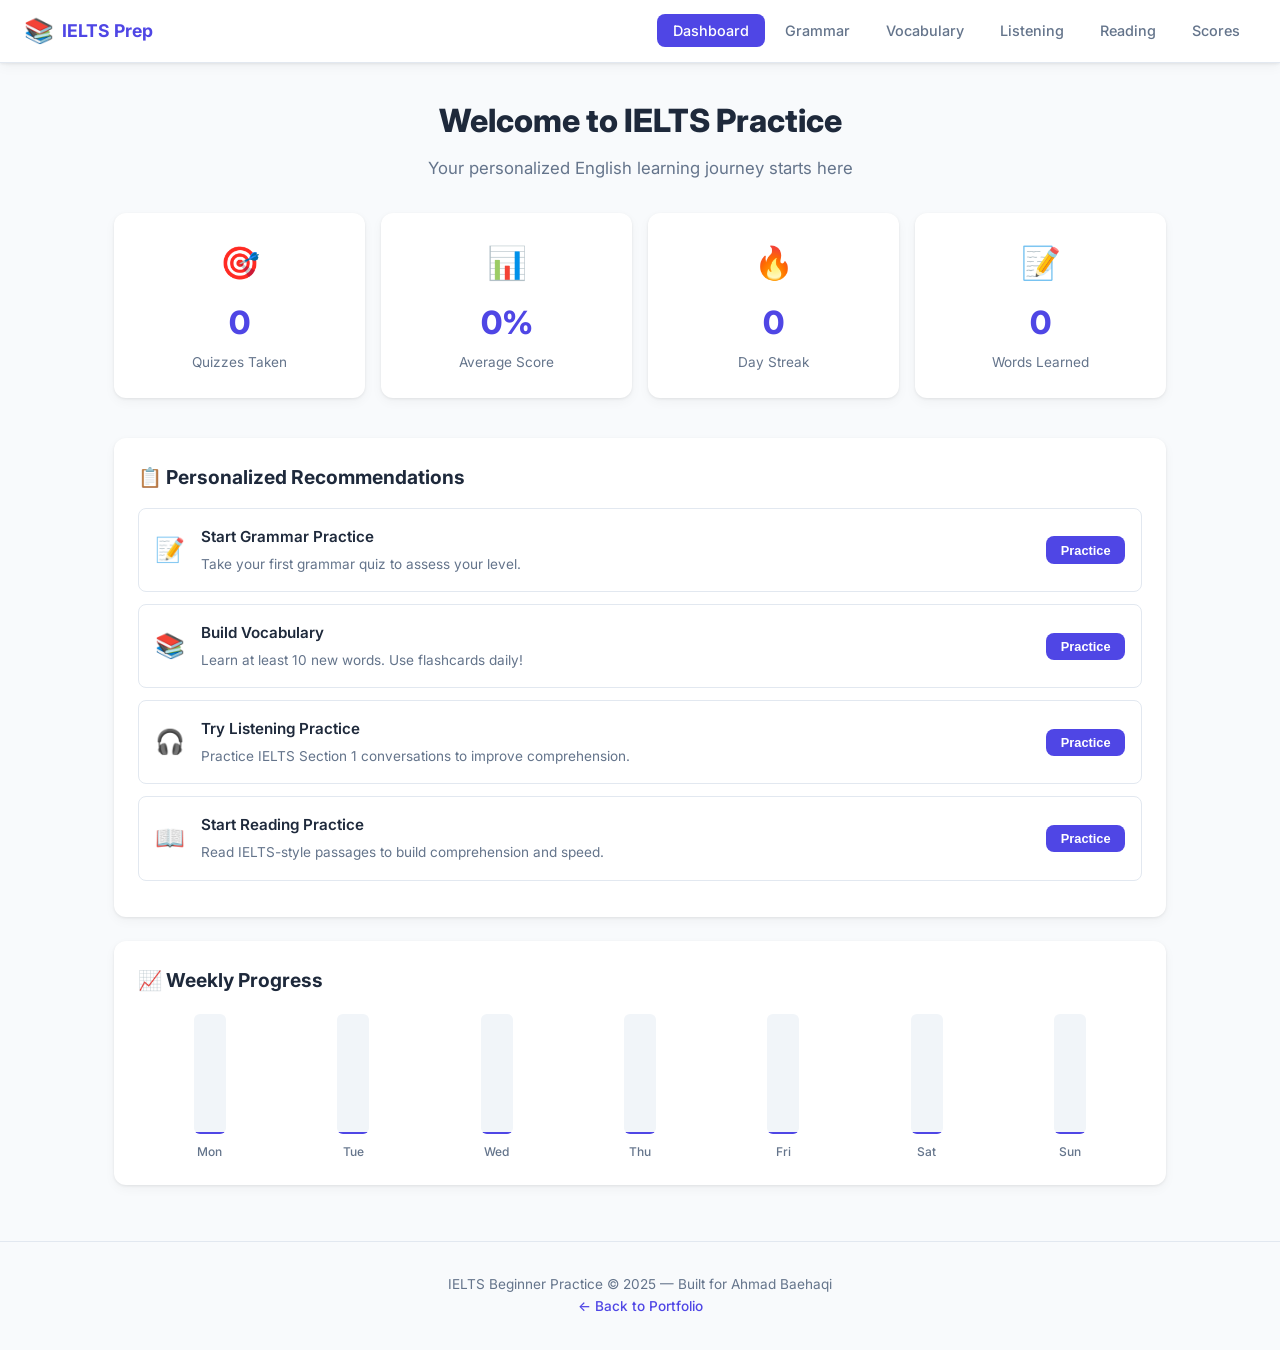
<file: ielts/index.html>
<!DOCTYPE html>
<html lang="en">
<head>
    <meta charset="UTF-8">
    <meta name="viewport" content="width=device-width, initial-scale=1.0">
    <title>IELTS Beginner Practice — Interactive Learning</title>
    <link rel="stylesheet" href="styles.css">
    <link rel="preconnect" href="https://fonts.googleapis.com">
    <link href="https://fonts.googleapis.com/css2?family=Inter:wght@300;400;500;600;700;800&display=swap" rel="stylesheet">
</head>
<body>
    <!-- Navigation -->
    <nav class="main-nav">
        <div class="nav-brand">
            <span class="brand-icon">📚</span>
            <span class="brand-text">IELTS Prep</span>
        </div>
        <button class="nav-toggle" aria-label="Toggle menu">
            <span></span><span></span><span></span>
        </button>
        <ul class="nav-links">
            <li><a href="#" data-section="dashboard" class="active">Dashboard</a></li>
            <li><a href="#" data-section="grammar">Grammar</a></li>
            <li><a href="#" data-section="vocabulary">Vocabulary</a></li>
            <li><a href="#" data-section="listening">Listening</a></li>
            <li><a href="#" data-section="reading">Reading</a></li>
            <li><a href="#" data-section="scores">Scores</a></li>
        </ul>
    </nav>

    <!-- Dashboard Section -->
    <section id="dashboard" class="section active">
        <div class="container">
            <div class="dashboard-header">
                <h1>Welcome to IELTS Practice</h1>
                <p class="subtitle">Your personalized English learning journey starts here</p>
            </div>

            <div class="stats-grid">
                <div class="stat-card">
                    <div class="stat-icon">🎯</div>
                    <div class="stat-value" id="total-quizzes">0</div>
                    <div class="stat-label">Quizzes Taken</div>
                </div>
                <div class="stat-card">
                    <div class="stat-icon">📊</div>
                    <div class="stat-value" id="avg-score">0%</div>
                    <div class="stat-label">Average Score</div>
                </div>
                <div class="stat-card">
                    <div class="stat-icon">🔥</div>
                    <div class="stat-value" id="streak-days">0</div>
                    <div class="stat-label">Day Streak</div>
                </div>
                <div class="stat-card">
                    <div class="stat-icon">📝</div>
                    <div class="stat-value" id="words-learned">0</div>
                    <div class="stat-label">Words Learned</div>
                </div>
            </div>

            <div class="recommendations-section">
                <h2>📋 Personalized Recommendations</h2>
                <div id="recommendations-list" class="recommendations-list">
                    <div class="recommendation-card">
                        <div class="rec-icon">🚀</div>
                        <div class="rec-content">
                            <h3>Get Started!</h3>
                            <p>Take your first grammar quiz to receive personalized recommendations.</p>
                        </div>
                        <button class="btn-primary" onclick="navigateTo('grammar')">Start Now</button>
                    </div>
                </div>
            </div>

            <div class="weekly-progress">
                <h2>📈 Weekly Progress</h2>
                <div class="progress-chart" id="weekly-chart">
                    <div class="chart-bars">
                        <div class="chart-day" data-day="Mon"><div class="bar"><div class="bar-fill" style="height:0%"></div></div><span>Mon</span></div>
                        <div class="chart-day" data-day="Tue"><div class="bar"><div class="bar-fill" style="height:0%"></div></div><span>Tue</span></div>
                        <div class="chart-day" data-day="Wed"><div class="bar"><div class="bar-fill" style="height:0%"></div></div><span>Wed</span></div>
                        <div class="chart-day" data-day="Thu"><div class="bar"><div class="bar-fill" style="height:0%"></div></div><span>Thu</span></div>
                        <div class="chart-day" data-day="Fri"><div class="bar"><div class="bar-fill" style="height:0%"></div></div><span>Fri</span></div>
                        <div class="chart-day" data-day="Sat"><div class="bar"><div class="bar-fill" style="height:0%"></div></div><span>Sat</span></div>
                        <div class="chart-day" data-day="Sun"><div class="bar"><div class="bar-fill" style="height:0%"></div></div><span>Sun</span></div>
                    </div>
                </div>
            </div>
        </div>
    </section>

    <!-- Grammar Section -->
    <section id="grammar" class="section">
        <div class="container">
            <h1>Grammar Practice</h1>
            <p class="subtitle">Master tenses, articles, and prepositions</p>

            <div class="quiz-categories">
                <button class="category-btn active" data-category="tenses">Tenses</button>
                <button class="category-btn" data-category="articles">Articles</button>
                <button class="category-btn" data-category="prepositions">Prepositions</button>
            </div>

            <div class="quiz-container" id="grammar-quiz">
                <div class="quiz-header">
                    <div class="quiz-progress">
                        <span id="grammar-question-num">1</span> / <span id="grammar-total-questions">10</span>
                    </div>
                    <div class="quiz-timer" id="grammar-timer">⏱️ 0:00</div>
                </div>

                <div class="quiz-question" id="grammar-question">
                    <p class="question-text">Select a category above to begin the quiz.</p>
                </div>

                <div class="quiz-options" id="grammar-options"></div>

                <div class="quiz-actions">
                    <button class="btn-secondary" id="grammar-skip" onclick="skipQuestion('grammar')">Skip</button>
                    <button class="btn-primary" id="grammar-next" onclick="nextQuestion('grammar')" disabled>Next</button>
                </div>
            </div>

            <div class="quiz-result hidden" id="grammar-result">
                <div class="result-circle">
                    <span id="grammar-score-display">0%</span>
                </div>
                <h2 id="grammar-result-title">Quiz Complete!</h2>
                <p id="grammar-result-message"></p>
                <div class="result-breakdown" id="grammar-breakdown"></div>
                <button class="btn-primary" onclick="restartQuiz('grammar')">Try Again</button>
            </div>
        </div>
    </section>

    <!-- Vocabulary Section -->
    <section id="vocabulary" class="section">
        <div class="container">
            <h1>Vocabulary Flashcards</h1>
            <p class="subtitle">Build your IELTS word bank</p>

            <div class="vocab-categories">
                <button class="vocab-cat-btn active" data-vocab="academic">Academic</button>
                <button class="vocab-cat-btn" data-vocab="everyday">Everyday</button>
                <button class="vocab-cat-btn" data-vocab="ielts-common">IELTS Common</button>
            </div>

            <div class="flashcard-container">
                <div class="flashcard-progress">
                    <span id="card-current">1</span> / <span id="card-total">0</span>
                </div>

                <div class="flashcard" id="flashcard" onclick="flipCard()">
                    <div class="flashcard-inner">
                        <div class="flashcard-front">
                            <div class="card-word" id="card-word">Click a category to start</div>
                            <div class="card-phonetic" id="card-phonetic"></div>
                            <p class="card-hint">Click to reveal definition</p>
                        </div>
                        <div class="flashcard-back">
                            <div class="card-definition" id="card-definition"></div>
                            <div class="card-example" id="card-example"></div>
                            <div class="card-synonym" id="card-synonym"></div>
                        </div>
                    </div>
                </div>

                <div class="flashcard-controls">
                    <button class="btn-icon btn-hard" onclick="rateCard('hard')" title="Hard - Show again soon">😰</button>
                    <button class="btn-icon btn-prev" onclick="prevCard()" title="Previous">⬅️</button>
                    <button class="btn-icon btn-next" onclick="nextCard()" title="Next">➡️</button>
                    <button class="btn-icon btn-easy" onclick="rateCard('easy')" title="Easy - Got it!">😊</button>
                </div>

                <div class="vocab-stats">
                    <span class="vocab-stat">✅ Learned: <strong id="vocab-learned">0</strong></span>
                    <span class="vocab-stat">🔄 Reviewing: <strong id="vocab-reviewing">0</strong></span>
                    <span class="vocab-stat">📚 Remaining: <strong id="vocab-remaining">0</strong></span>
                </div>
            </div>
        </div>
    </section>

    <!-- Listening Section -->
    <section id="listening" class="section">
        <div class="container">
            <h1>Listening Practice</h1>
            <p class="subtitle">IELTS Section 1 — Conversations</p>

            <div class="listening-scenario" id="listening-scenario">
                <div class="scenario-header">
                    <div class="scenario-badge">Section 1</div>
                    <h2 id="scenario-title">Select a scenario to begin</h2>
                </div>

                <div class="scenario-selector">
                    <button class="scenario-btn" data-scenario="0">🏨 Hotel Booking</button>
                    <button class="scenario-btn" data-scenario="1">🏫 Course Enrollment</button>
                    <button class="scenario-btn" data-scenario="2">🚗 Car Rental</button>
                    <button class="scenario-btn" data-scenario="3">🏥 Doctor Appointment</button>
                    <button class="scenario-btn" data-scenario="4">📦 Delivery Service</button>
                </div>

                <div class="conversation-box hidden" id="conversation-box">
                    <div class="conversation-controls">
                        <button class="btn-primary" id="play-btn" onclick="playConversation()">▶️ Play Conversation</button>
                        <button class="btn-secondary" onclick="showTranscript()">📄 Show Transcript</button>
                        <span class="speed-control">
                            Speed: <button class="speed-btn active" data-speed="slow">Slow</button>
                            <button class="speed-btn" data-speed="normal">Normal</button>
                        </span>
                    </div>

                    <div class="conversation-display" id="conversation-display"></div>

                    <div class="transcript-box hidden" id="transcript-box">
                        <div id="transcript-content"></div>
                    </div>
                </div>

                <div class="listening-questions hidden" id="listening-questions">
                    <h3>Questions</h3>
                    <div id="listening-quiz-container"></div>
                    <button class="btn-primary" onclick="submitListeningAnswers()">Submit Answers</button>
                </div>

                <div class="listening-result hidden" id="listening-result">
                    <div class="result-circle">
                        <span id="listening-score-display">0%</span>
                    </div>
                    <h2>Listening Complete!</h2>
                    <div id="listening-feedback"></div>
                    <button class="btn-primary" onclick="resetListening()">Try Another</button>
                </div>
            </div>
        </div>
    </section>

    <!-- Reading Section -->
    <section id="reading" class="section">
        <div class="container">
            <h1>Reading Practice</h1>
            <p class="subtitle">IELTS-style reading passages</p>

            <div class="reading-selector">
                <button class="reading-btn" data-passage="0">📖 Passage 1: Technology</button>
                <button class="reading-btn" data-passage="1">📖 Passage 2: Environment</button>
                <button class="reading-btn" data-passage="2">📖 Passage 3: Education</button>
            </div>

            <div class="reading-container hidden" id="reading-container">
                <div class="reading-layout">
                    <div class="passage-panel">
                        <div class="passage-header">
                            <h2 id="passage-title"></h2>
                            <span class="reading-time" id="reading-time">⏱️ 0:00</span>
                        </div>
                        <div class="passage-content" id="passage-content"></div>
                    </div>

                    <div class="questions-panel">
                        <h3>Questions</h3>
                        <div id="reading-questions"></div>
                        <button class="btn-primary" onclick="submitReadingAnswers()">Submit Answers</button>
                    </div>
                </div>
            </div>

            <div class="reading-result hidden" id="reading-result">
                <div class="result-circle">
                    <span id="reading-score-display">0%</span>
                </div>
                <h2>Reading Complete!</h2>
                <div id="reading-feedback"></div>
                <button class="btn-primary" onclick="resetReading()">Try Another Passage</button>
            </div>
        </div>
    </section>

    <!-- Scores Section -->
    <section id="scores" class="section">
        <div class="container">
            <h1>Score Tracker</h1>
            <p class="subtitle">Monitor your weekly progress</p>

            <div class="score-overview">
                <div class="score-card-large">
                    <h3>Overall IELTS Estimated Band</h3>
                    <div class="band-score" id="estimated-band">—</div>
                    <p class="band-note">Based on your practice performance</p>
                </div>
            </div>

            <div class="score-details">
                <div class="score-section-card">
                    <h3>📝 Grammar</h3>
                    <div class="score-bar"><div class="score-fill" id="grammar-score-bar" style="width:0%"></div></div>
                    <span class="score-percent" id="grammar-percent">0%</span>
                    <span class="score-count" id="grammar-count">0 quizzes</span>
                </div>
                <div class="score-section-card">
                    <h3>📚 Vocabulary</h3>
                    <div class="score-bar"><div class="score-fill" id="vocab-score-bar" style="width:0%"></div></div>
                    <span class="score-percent" id="vocab-percent">0%</span>
                    <span class="score-count" id="vocab-count">0 words</span>
                </div>
                <div class="score-section-card">
                    <h3>🎧 Listening</h3>
                    <div class="score-bar"><div class="score-fill" id="listening-score-bar" style="width:0%"></div></div>
                    <span class="score-percent" id="listening-percent">0%</span>
                    <span class="score-count" id="listening-count">0 practices</span>
                </div>
                <div class="score-section-card">
                    <h3>📖 Reading</h3>
                    <div class="score-bar"><div class="score-fill" id="reading-score-bar" style="width:0%"></div></div>
                    <span class="score-percent" id="reading-percent">0%</span>
                    <span class="score-count" id="reading-count">0 passages</span>
                </div>
            </div>

            <div class="score-history">
                <h2>Weekly History</h2>
                <div class="history-table-container">
                    <table class="history-table" id="history-table">
                        <thead>
                            <tr>
                                <th>Week</th>
                                <th>Grammar</th>
                                <th>Vocabulary</th>
                                <th>Listening</th>
                                <th>Reading</th>
                                <th>Overall</th>
                            </tr>
                        </thead>
                        <tbody id="history-tbody">
                            <tr><td colspan="6" class="empty-state">No history yet. Start practicing!</td></tr>
                        </tbody>
                    </table>
                </div>
            </div>

            <div class="actions-row">
                <button class="btn-secondary" onclick="exportScores()">📥 Export Data</button>
                <button class="btn-danger" onclick="resetAllData()">🗑️ Reset All Data</button>
            </div>
        </div>
    </section>

    <footer class="main-footer">
        <p>IELTS Beginner Practice &copy; 2025 — Built for Ahmad Baehaqi</p>
        <a href="../index.html" class="back-link">← Back to Portfolio</a>
    </footer>

    <script src="data.js"></script>
    <script src="app.js"></script>
</body>
</html>
</file>
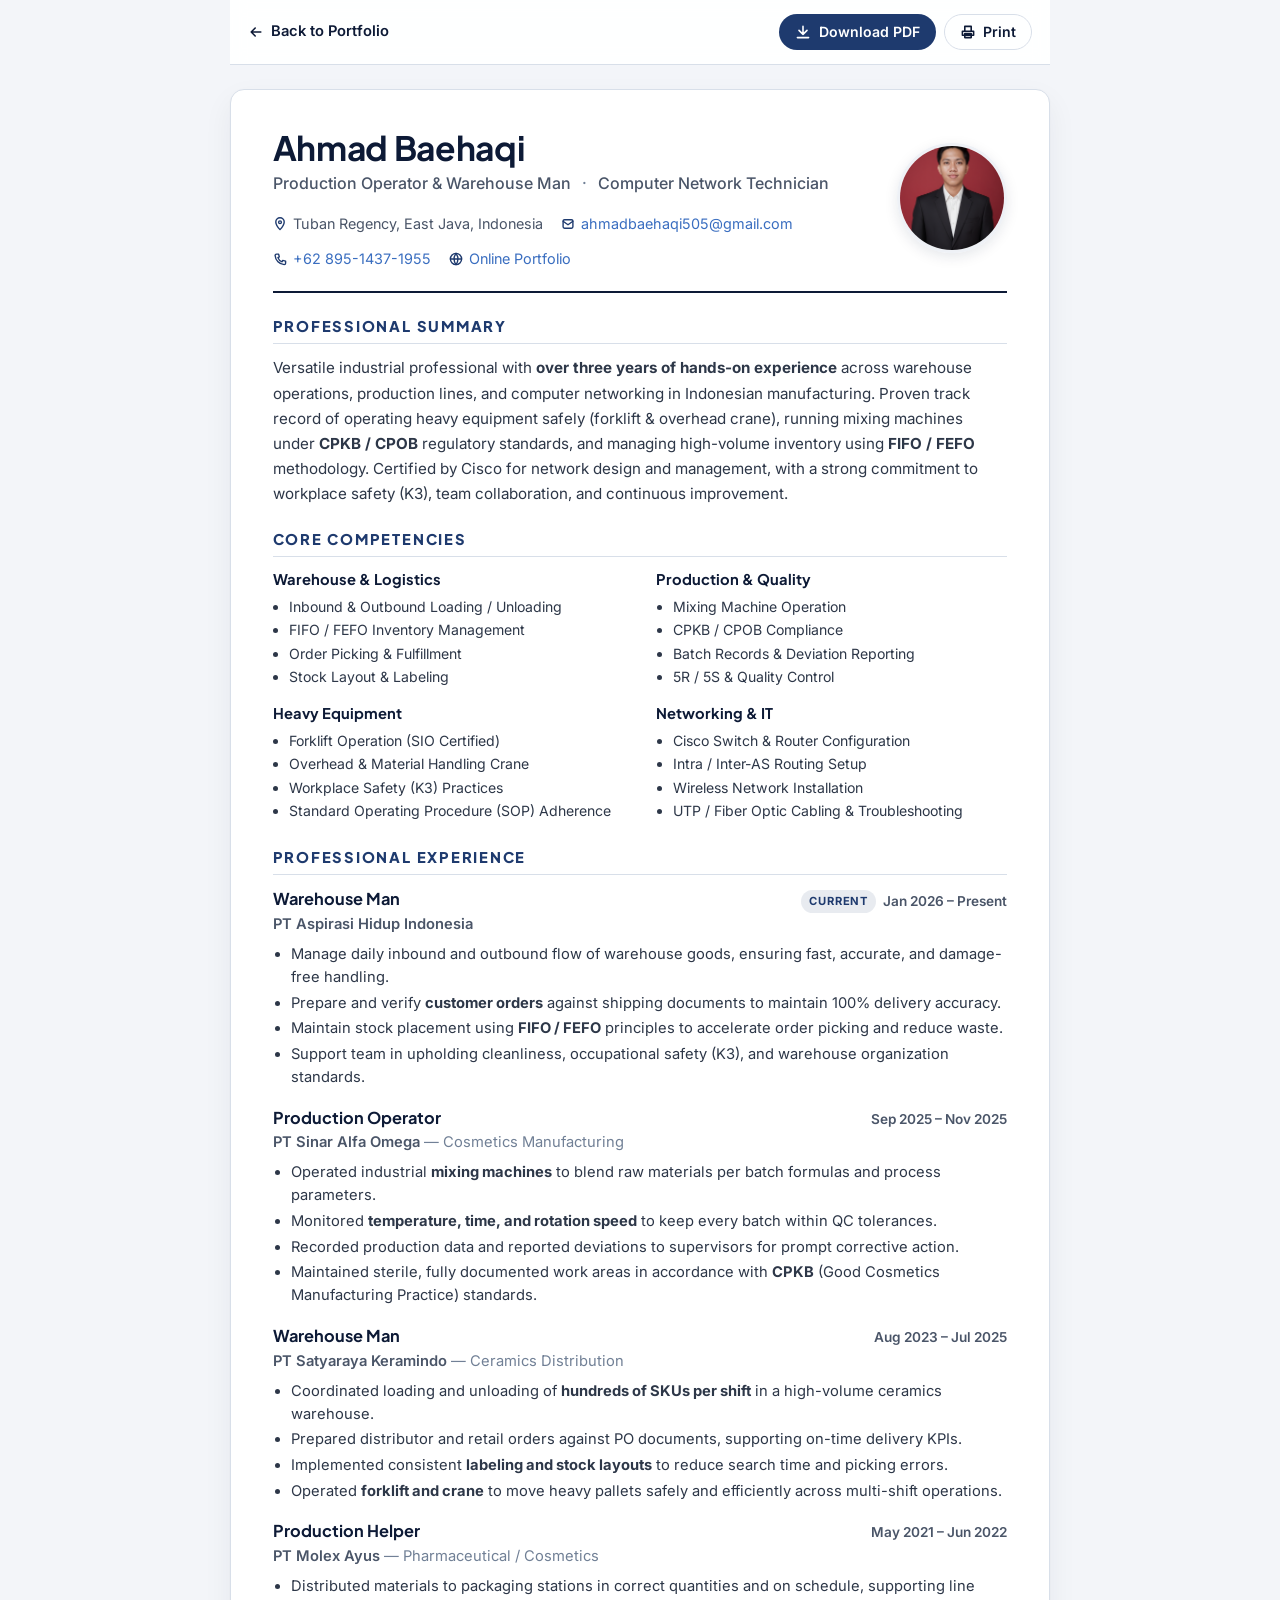
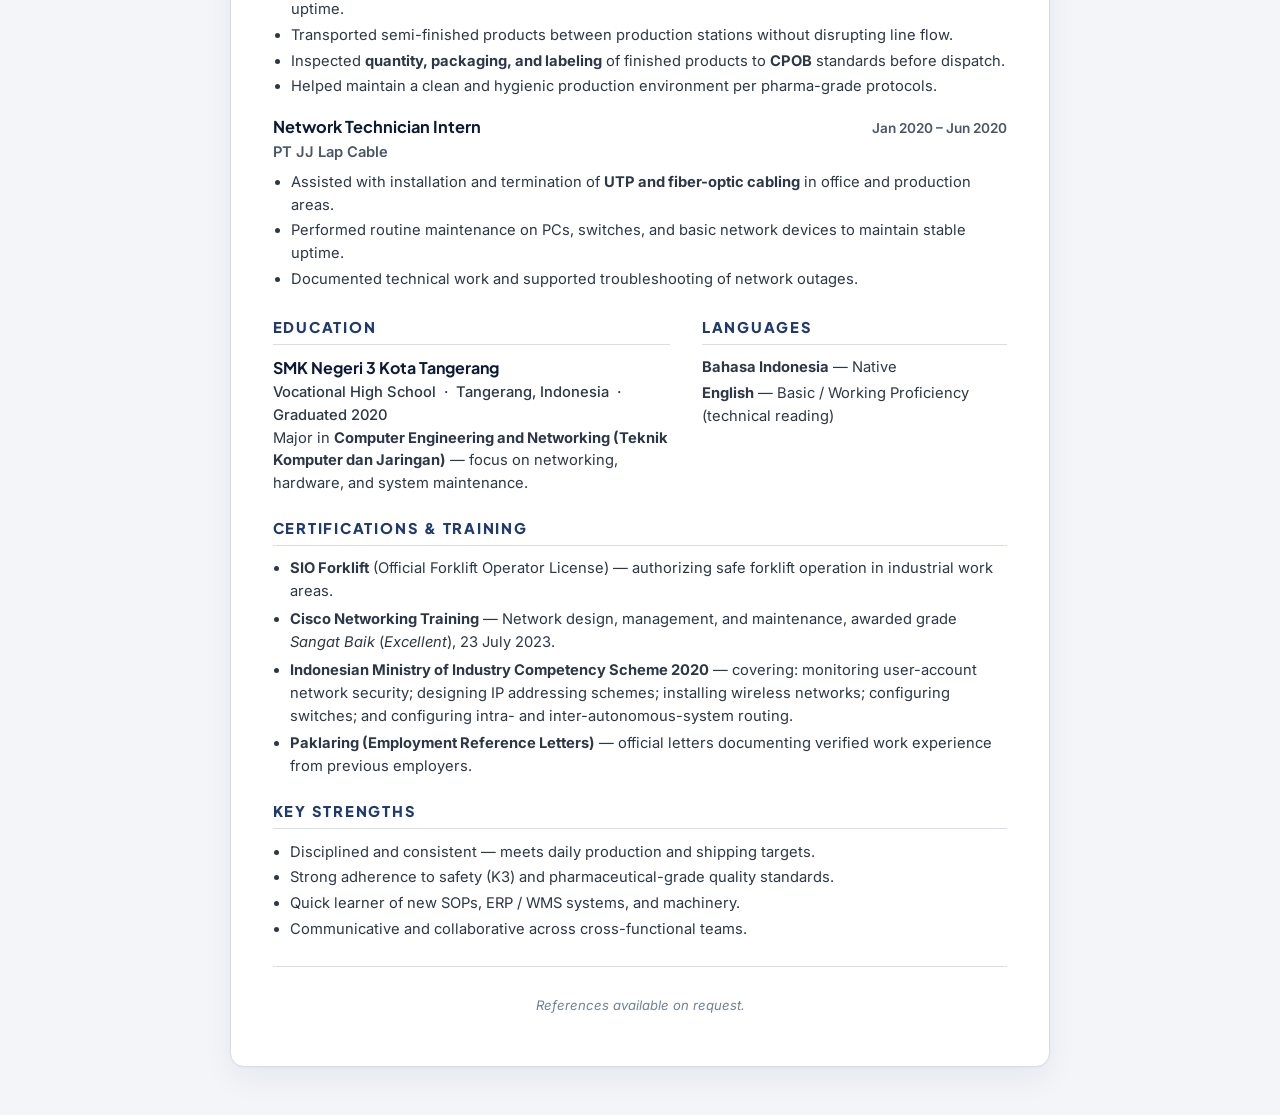
<file: cv.html>
<!DOCTYPE html>
<html lang="en">
<head>
  <meta charset="UTF-8" />
  <meta name="viewport" content="width=device-width, initial-scale=1.0" />
  <meta name="description" content="International CV of Ahmad Baehaqi — Production Operator, Warehouse Man, and Computer Network Technician with 3+ years of experience in Indonesian manufacturing and logistics." />
  <meta name="author" content="Ahmad Baehaqi" />
  <meta name="theme-color" content="#050d1f" />
  <title>Ahmad Baehaqi — Curriculum Vitae</title>

  <meta property="og:title" content="Ahmad Baehaqi — Curriculum Vitae" />
  <meta property="og:description" content="International CV — Production Operator & Warehouse Man | Computer Network Technician (Cisco)." />
  <meta property="og:type" content="profile" />
  <meta property="og:image" content="assets/profile.png" />

  <link rel="preconnect" href="https://fonts.googleapis.com" />
  <link rel="preconnect" href="https://fonts.gstatic.com" crossorigin />
  <link href="https://fonts.googleapis.com/css2?family=Inter:wght@400;500;600;700;800&family=Plus+Jakarta+Sans:wght@600;700;800&display=swap" rel="stylesheet" />

  <link rel="stylesheet" href="cv.css?v=1.0" />
  <link rel="icon" type="image/svg+xml" href="data:image/svg+xml,%3Csvg xmlns='http://www.w3.org/2000/svg' viewBox='0 0 64 64'%3E%3Crect width='64' height='64' rx='14' fill='%233a4c6b'/%3E%3Ctext x='50%25' y='58%25' text-anchor='middle' fill='%23e7c695' font-family='Inter,Arial' font-size='32' font-weight='800'%3EAB%3C/text%3E%3C/svg%3E" />
</head>
<body>
  <!-- Toolbar (hidden on print) -->
  <div class="cv-toolbar no-print" role="toolbar" aria-label="CV actions">
    <a class="tb-link" href="index.html" aria-label="Back to portfolio">
      <svg width="16" height="16" viewBox="0 0 20 20" fill="none" stroke="currentColor" stroke-width="2" stroke-linecap="round" stroke-linejoin="round" aria-hidden="true"><path d="M16 10H4M9 5l-5 5 5 5"/></svg>
      <span>Back to Portfolio</span>
    </a>
    <div class="tb-actions">
      <button type="button" class="tb-btn" id="downloadPdfBtn">
        <svg width="16" height="16" viewBox="0 0 20 20" fill="none" stroke="currentColor" stroke-width="2" stroke-linecap="round" stroke-linejoin="round" aria-hidden="true"><path d="M10 3v10M5 8l5 5 5-5M3 17h14"/></svg>
        <span>Download PDF</span>
      </button>
      <button type="button" class="tb-btn tb-btn-ghost" id="printBtn">
        <svg width="16" height="16" viewBox="0 0 20 20" fill="none" stroke="currentColor" stroke-width="2" stroke-linecap="round" stroke-linejoin="round" aria-hidden="true"><path d="M6 9V3h8v6M6 17h8v-5H6v5zM3 9h14v5H3z"/></svg>
        <span>Print</span>
      </button>
    </div>
  </div>

  <main class="cv-page" id="cv">
    <!-- HEADER -->
    <header class="cv-header">
      <div class="cv-header-text">
        <h1>Ahmad Baehaqi</h1>
        <p class="cv-role">Production Operator &amp; Warehouse Man <span class="sep">·</span> Computer Network Technician</p>
        <ul class="cv-contact" aria-label="Contact information">
          <li>
            <svg viewBox="0 0 20 20" fill="none" stroke="currentColor" stroke-width="2" stroke-linecap="round" stroke-linejoin="round" aria-hidden="true"><path d="M10 18s-6-6.5-6-11a6 6 0 1112 0c0 4.5-6 11-6 11z"/><circle cx="10" cy="7.5" r="2"/></svg>
            <span>Tuban Regency, East Java, Indonesia</span>
          </li>
          <li>
            <svg viewBox="0 0 20 20" fill="none" stroke="currentColor" stroke-width="2" stroke-linecap="round" stroke-linejoin="round" aria-hidden="true"><rect x="3" y="4" width="14" height="12" rx="2"/><path d="M3 6l7 5 7-5"/></svg>
            <a href="mailto:ahmadbaehaqi505@gmail.com">ahmadbaehaqi505@gmail.com</a>
          </li>
          <li>
            <svg viewBox="0 0 20 20" fill="none" stroke="currentColor" stroke-width="2" stroke-linecap="round" stroke-linejoin="round" aria-hidden="true"><path d="M5 3h3l1 4-2 1c1 3 3 5 6 6l1-2 4 1v3a2 2 0 01-2 2A14 14 0 013 5a2 2 0 012-2z"/></svg>
            <a href="tel:+6289514371955">+62 895-1437-1955</a>
          </li>
          <li>
            <svg viewBox="0 0 20 20" fill="none" stroke="currentColor" stroke-width="2" stroke-linecap="round" stroke-linejoin="round" aria-hidden="true"><circle cx="10" cy="10" r="8"/><path d="M2 10h16M10 2a14 14 0 010 16M10 2a14 14 0 000 16"/></svg>
            <a href="index.html">Online Portfolio</a>
          </li>
        </ul>
      </div>
      <div class="cv-header-photo" aria-hidden="true">
        <img src="assets/profile.png" alt="" width="120" height="120" />
      </div>
    </header>

    <!-- SUMMARY -->
    <section class="cv-section">
      <h2 class="cv-section-title">Professional Summary</h2>
      <p class="cv-summary">
        Versatile industrial professional with <strong>over three years of hands-on experience</strong>
        across warehouse operations, production lines, and computer networking in Indonesian
        manufacturing. Proven track record of operating heavy equipment safely (forklift &amp;
        overhead crane), running mixing machines under <strong>CPKB / CPOB</strong> regulatory
        standards, and managing high-volume inventory using <strong>FIFO / FEFO</strong>
        methodology. Certified by Cisco for network design and management, with a strong
        commitment to workplace safety (K3), team collaboration, and continuous improvement.
      </p>
    </section>

    <!-- CORE SKILLS -->
    <section class="cv-section">
      <h2 class="cv-section-title">Core Competencies</h2>
      <div class="cv-skills-grid">
        <div class="cv-skill-group">
          <h3>Warehouse &amp; Logistics</h3>
          <ul>
            <li>Inbound &amp; Outbound Loading / Unloading</li>
            <li>FIFO / FEFO Inventory Management</li>
            <li>Order Picking &amp; Fulfillment</li>
            <li>Stock Layout &amp; Labeling</li>
          </ul>
        </div>
        <div class="cv-skill-group">
          <h3>Production &amp; Quality</h3>
          <ul>
            <li>Mixing Machine Operation</li>
            <li>CPKB / CPOB Compliance</li>
            <li>Batch Records &amp; Deviation Reporting</li>
            <li>5R / 5S &amp; Quality Control</li>
          </ul>
        </div>
        <div class="cv-skill-group">
          <h3>Heavy Equipment</h3>
          <ul>
            <li>Forklift Operation (SIO Certified)</li>
            <li>Overhead &amp; Material Handling Crane</li>
            <li>Workplace Safety (K3) Practices</li>
            <li>Standard Operating Procedure (SOP) Adherence</li>
          </ul>
        </div>
        <div class="cv-skill-group">
          <h3>Networking &amp; IT</h3>
          <ul>
            <li>Cisco Switch &amp; Router Configuration</li>
            <li>Intra / Inter-AS Routing Setup</li>
            <li>Wireless Network Installation</li>
            <li>UTP / Fiber Optic Cabling &amp; Troubleshooting</li>
          </ul>
        </div>
      </div>
    </section>

    <!-- EXPERIENCE -->
    <section class="cv-section">
      <h2 class="cv-section-title">Professional Experience</h2>

      <article class="cv-job">
        <header class="cv-job-head">
          <div>
            <h3>Warehouse Man</h3>
            <p class="cv-company">PT Aspirasi Hidup Indonesia</p>
          </div>
          <p class="cv-period"><span class="cv-period-current">Current</span>Jan 2026 – Present</p>
        </header>
        <ul class="cv-job-points">
          <li>Manage daily inbound and outbound flow of warehouse goods, ensuring fast, accurate, and damage-free handling.</li>
          <li>Prepare and verify <strong>customer orders</strong> against shipping documents to maintain 100% delivery accuracy.</li>
          <li>Maintain stock placement using <strong>FIFO / FEFO</strong> principles to accelerate order picking and reduce waste.</li>
          <li>Support team in upholding cleanliness, occupational safety (K3), and warehouse organization standards.</li>
        </ul>
      </article>

      <article class="cv-job">
        <header class="cv-job-head">
          <div>
            <h3>Production Operator</h3>
            <p class="cv-company">PT Sinar Alfa Omega <span class="cv-company-sub">— Cosmetics Manufacturing</span></p>
          </div>
          <p class="cv-period">Sep 2025 – Nov 2025</p>
        </header>
        <ul class="cv-job-points">
          <li>Operated industrial <strong>mixing machines</strong> to blend raw materials per batch formulas and process parameters.</li>
          <li>Monitored <strong>temperature, time, and rotation speed</strong> to keep every batch within QC tolerances.</li>
          <li>Recorded production data and reported deviations to supervisors for prompt corrective action.</li>
          <li>Maintained sterile, fully documented work areas in accordance with <strong>CPKB</strong> (Good Cosmetics Manufacturing Practice) standards.</li>
        </ul>
      </article>

      <article class="cv-job">
        <header class="cv-job-head">
          <div>
            <h3>Warehouse Man</h3>
            <p class="cv-company">PT Satyaraya Keramindo <span class="cv-company-sub">— Ceramics Distribution</span></p>
          </div>
          <p class="cv-period">Aug 2023 – Jul 2025</p>
        </header>
        <ul class="cv-job-points">
          <li>Coordinated loading and unloading of <strong>hundreds of SKUs per shift</strong> in a high-volume ceramics warehouse.</li>
          <li>Prepared distributor and retail orders against PO documents, supporting on-time delivery KPIs.</li>
          <li>Implemented consistent <strong>labeling and stock layouts</strong> to reduce search time and picking errors.</li>
          <li>Operated <strong>forklift and crane</strong> to move heavy pallets safely and efficiently across multi-shift operations.</li>
        </ul>
      </article>

      <article class="cv-job">
        <header class="cv-job-head">
          <div>
            <h3>Production Helper</h3>
            <p class="cv-company">PT Molex Ayus <span class="cv-company-sub">— Pharmaceutical / Cosmetics</span></p>
          </div>
          <p class="cv-period">May 2021 – Jun 2022</p>
        </header>
        <ul class="cv-job-points">
          <li>Distributed materials to packaging stations in correct quantities and on schedule, supporting line uptime.</li>
          <li>Transported semi-finished products between production stations without disrupting line flow.</li>
          <li>Inspected <strong>quantity, packaging, and labeling</strong> of finished products to <strong>CPOB</strong> standards before dispatch.</li>
          <li>Helped maintain a clean and hygienic production environment per pharma-grade protocols.</li>
        </ul>
      </article>

      <article class="cv-job">
        <header class="cv-job-head">
          <div>
            <h3>Network Technician Intern</h3>
            <p class="cv-company">PT JJ Lap Cable</p>
          </div>
          <p class="cv-period">Jan 2020 – Jun 2020</p>
        </header>
        <ul class="cv-job-points">
          <li>Assisted with installation and termination of <strong>UTP and fiber-optic cabling</strong> in office and production areas.</li>
          <li>Performed routine maintenance on PCs, switches, and basic network devices to maintain stable uptime.</li>
          <li>Documented technical work and supported troubleshooting of network outages.</li>
        </ul>
      </article>
    </section>

    <!-- EDUCATION + CERTIFICATIONS (two columns on print-friendly layout) -->
    <div class="cv-two-col">
      <section class="cv-section cv-col">
        <h2 class="cv-section-title">Education</h2>
        <article class="cv-edu">
          <h3>SMK Negeri 3 Kota Tangerang</h3>
          <p class="cv-edu-meta">Vocational High School &nbsp;·&nbsp; Tangerang, Indonesia &nbsp;·&nbsp; Graduated 2020</p>
          <p>Major in <strong>Computer Engineering and Networking (Teknik Komputer dan Jaringan)</strong> — focus on networking, hardware, and system maintenance.</p>
        </article>
      </section>

      <section class="cv-section cv-col">
        <h2 class="cv-section-title">Languages</h2>
        <ul class="cv-lang-list">
          <li><strong>Bahasa Indonesia</strong> — Native</li>
          <li><strong>English</strong> — Basic / Working Proficiency (technical reading)</li>
        </ul>
      </section>
    </div>

    <!-- CERTIFICATIONS -->
    <section class="cv-section">
      <h2 class="cv-section-title">Certifications &amp; Training</h2>
      <ul class="cv-cert-list">
        <li>
          <strong>SIO Forklift</strong> (Official Forklift Operator License) —
          authorizing safe forklift operation in industrial work areas.
        </li>
        <li>
          <strong>Cisco Networking Training</strong> — Network design, management, and
          maintenance, awarded grade <em>Sangat Baik</em> (<em>Excellent</em>), 23 July 2023.
        </li>
        <li>
          <strong>Indonesian Ministry of Industry Competency Scheme 2020</strong> —
          covering: monitoring user-account network security; designing IP addressing schemes;
          installing wireless networks; configuring switches; and configuring intra- and
          inter-autonomous-system routing.
        </li>
        <li>
          <strong>Paklaring (Employment Reference Letters)</strong> — official letters
          documenting verified work experience from previous employers.
        </li>
      </ul>
    </section>

    <!-- KEY STRENGTHS -->
    <section class="cv-section">
      <h2 class="cv-section-title">Key Strengths</h2>
      <ul class="cv-strengths">
        <li>Disciplined and consistent — meets daily production and shipping targets.</li>
        <li>Strong adherence to safety (K3) and pharmaceutical-grade quality standards.</li>
        <li>Quick learner of new SOPs, ERP / WMS systems, and machinery.</li>
        <li>Communicative and collaborative across cross-functional teams.</li>
      </ul>
    </section>

    <footer class="cv-footer no-print">
      <p>References available on request.</p>
    </footer>
  </main>

  <script>
    document.getElementById('printBtn')?.addEventListener('click', () => window.print());
    document.getElementById('downloadPdfBtn')?.addEventListener('click', () => window.print());
  </script>
</body>
</html>
</file>
<file: ielts/styles.css>
/* ============================================================
   IELTS Beginner Practice — Styles
   ============================================================ */

:root {
    --primary: #4f46e5;
    --primary-light: #818cf8;
    --primary-dark: #3730a3;
    --secondary: #0ea5e9;
    --success: #10b981;
    --warning: #f59e0b;
    --danger: #ef4444;
    --bg: #f8fafc;
    --bg-card: #ffffff;
    --text: #1e293b;
    --text-muted: #64748b;
    --border: #e2e8f0;
    --radius: 12px;
    --radius-sm: 8px;
    --shadow: 0 1px 3px rgba(0,0,0,0.08), 0 4px 12px rgba(0,0,0,0.04);
    --shadow-lg: 0 4px 20px rgba(0,0,0,0.1);
    --transition: 0.3s cubic-bezier(0.4, 0, 0.2, 1);
}

* {
    margin: 0;
    padding: 0;
    box-sizing: border-box;
}

body {
    font-family: 'Inter', -apple-system, BlinkMacSystemFont, sans-serif;
    background: var(--bg);
    color: var(--text);
    line-height: 1.6;
    min-height: 100vh;
}

.container {
    max-width: 1100px;
    margin: 0 auto;
    padding: 2rem 1.5rem;
}

/* ============================================================
   NAVIGATION
   ============================================================ */

.main-nav {
    background: var(--bg-card);
    border-bottom: 1px solid var(--border);
    padding: 0.75rem 1.5rem;
    display: flex;
    align-items: center;
    justify-content: space-between;
    position: sticky;
    top: 0;
    z-index: 100;
    box-shadow: var(--shadow);
}

.nav-brand {
    display: flex;
    align-items: center;
    gap: 0.5rem;
}

.brand-icon {
    font-size: 1.5rem;
}

.brand-text {
    font-weight: 700;
    font-size: 1.1rem;
    color: var(--primary);
}

.nav-links {
    display: flex;
    list-style: none;
    gap: 0.25rem;
}

.nav-links a {
    text-decoration: none;
    color: var(--text-muted);
    padding: 0.5rem 1rem;
    border-radius: var(--radius-sm);
    font-size: 0.9rem;
    font-weight: 500;
    transition: var(--transition);
}

.nav-links a:hover {
    background: #f1f5f9;
    color: var(--primary);
}

.nav-links a.active {
    background: var(--primary);
    color: white;
}

.nav-toggle {
    display: none;
    flex-direction: column;
    gap: 4px;
    background: none;
    border: none;
    cursor: pointer;
    padding: 0.5rem;
}

.nav-toggle span {
    width: 24px;
    height: 2px;
    background: var(--text);
    border-radius: 2px;
    transition: var(--transition);
}

/* ============================================================
   SECTIONS
   ============================================================ */

.section {
    display: none;
    animation: fadeIn 0.3s ease;
}

.section.active {
    display: block;
}

@keyframes fadeIn {
    from { opacity: 0; transform: translateY(10px); }
    to { opacity: 1; transform: translateY(0); }
}

h1 {
    font-size: 2rem;
    font-weight: 800;
    margin-bottom: 0.5rem;
    color: var(--text);
}

.subtitle {
    color: var(--text-muted);
    font-size: 1.05rem;
    margin-bottom: 2rem;
}

/* ============================================================
   DASHBOARD
   ============================================================ */

.dashboard-header {
    text-align: center;
    margin-bottom: 2rem;
}

.stats-grid {
    display: grid;
    grid-template-columns: repeat(auto-fit, minmax(200px, 1fr));
    gap: 1rem;
    margin-bottom: 2.5rem;
}

.stat-card {
    background: var(--bg-card);
    border-radius: var(--radius);
    padding: 1.5rem;
    text-align: center;
    box-shadow: var(--shadow);
    transition: var(--transition);
}

.stat-card:hover {
    transform: translateY(-2px);
    box-shadow: var(--shadow-lg);
}

.stat-icon {
    font-size: 2rem;
    margin-bottom: 0.5rem;
}

.stat-value {
    font-size: 2rem;
    font-weight: 800;
    color: var(--primary);
}

.stat-label {
    font-size: 0.85rem;
    color: var(--text-muted);
    margin-top: 0.25rem;
}

/* Recommendations */

.recommendations-section, .weekly-progress {
    background: var(--bg-card);
    border-radius: var(--radius);
    padding: 1.5rem;
    box-shadow: var(--shadow);
    margin-bottom: 1.5rem;
}

.recommendations-section h2, .weekly-progress h2 {
    font-size: 1.2rem;
    margin-bottom: 1rem;
}

.recommendation-card {
    display: flex;
    align-items: center;
    gap: 1rem;
    padding: 1rem;
    border-radius: var(--radius-sm);
    border: 1px solid var(--border);
    margin-bottom: 0.75rem;
    transition: var(--transition);
}

.recommendation-card:hover {
    border-color: var(--primary-light);
    background: #f8f7ff;
}

.recommendation-card.high {
    border-left: 4px solid var(--danger);
}

.recommendation-card.medium {
    border-left: 4px solid var(--warning);
}

.rec-icon {
    font-size: 1.5rem;
    flex-shrink: 0;
}

.rec-content {
    flex: 1;
}

.rec-content h3 {
    font-size: 0.95rem;
    font-weight: 600;
    margin-bottom: 0.25rem;
}

.rec-content p {
    font-size: 0.85rem;
    color: var(--text-muted);
}

/* Weekly Chart */

.chart-bars {
    display: flex;
    align-items: flex-end;
    justify-content: space-between;
    height: 150px;
    padding-top: 1rem;
}

.chart-day {
    display: flex;
    flex-direction: column;
    align-items: center;
    gap: 0.5rem;
    flex: 1;
}

.chart-day .bar {
    width: 32px;
    height: 120px;
    background: #f1f5f9;
    border-radius: 6px;
    position: relative;
    overflow: hidden;
    display: flex;
    align-items: flex-end;
}

.chart-day .bar-fill {
    width: 100%;
    background: var(--primary);
    border-radius: 6px;
    transition: height 0.5s ease;
    min-height: 2px;
}

.chart-day span {
    font-size: 0.75rem;
    color: var(--text-muted);
    font-weight: 500;
}

/* ============================================================
   BUTTONS
   ============================================================ */

.btn-primary {
    background: var(--primary);
    color: white;
    border: none;
    padding: 0.6rem 1.25rem;
    border-radius: var(--radius-sm);
    font-weight: 600;
    font-size: 0.9rem;
    cursor: pointer;
    transition: var(--transition);
}

.btn-primary:hover {
    background: var(--primary-dark);
    transform: translateY(-1px);
}

.btn-primary:disabled {
    opacity: 0.5;
    cursor: not-allowed;
    transform: none;
}

.btn-primary.btn-sm {
    padding: 0.4rem 0.9rem;
    font-size: 0.8rem;
}

.btn-secondary {
    background: #f1f5f9;
    color: var(--text);
    border: 1px solid var(--border);
    padding: 0.6rem 1.25rem;
    border-radius: var(--radius-sm);
    font-weight: 500;
    font-size: 0.9rem;
    cursor: pointer;
    transition: var(--transition);
}

.btn-secondary:hover {
    background: #e2e8f0;
}

.btn-danger {
    background: #fef2f2;
    color: var(--danger);
    border: 1px solid #fecaca;
    padding: 0.6rem 1.25rem;
    border-radius: var(--radius-sm);
    font-weight: 500;
    font-size: 0.9rem;
    cursor: pointer;
    transition: var(--transition);
}

.btn-danger:hover {
    background: #fee2e2;
}

.btn-icon {
    width: 48px;
    height: 48px;
    border-radius: 50%;
    border: 2px solid var(--border);
    background: var(--bg-card);
    font-size: 1.3rem;
    cursor: pointer;
    transition: var(--transition);
    display: flex;
    align-items: center;
    justify-content: center;
}

.btn-icon:hover {
    transform: scale(1.1);
    box-shadow: var(--shadow);
}

/* ============================================================
   GRAMMAR QUIZ
   ============================================================ */

.quiz-categories, .vocab-categories {
    display: flex;
    gap: 0.5rem;
    margin-bottom: 1.5rem;
    flex-wrap: wrap;
}

.category-btn, .vocab-cat-btn {
    padding: 0.5rem 1.25rem;
    border: 2px solid var(--border);
    border-radius: 2rem;
    background: var(--bg-card);
    font-weight: 500;
    font-size: 0.9rem;
    cursor: pointer;
    transition: var(--transition);
}

.category-btn:hover, .vocab-cat-btn:hover {
    border-color: var(--primary-light);
    color: var(--primary);
}

.category-btn.active, .vocab-cat-btn.active {
    background: var(--primary);
    color: white;
    border-color: var(--primary);
}

.quiz-container {
    background: var(--bg-card);
    border-radius: var(--radius);
    padding: 2rem;
    box-shadow: var(--shadow);
}

.quiz-header {
    display: flex;
    justify-content: space-between;
    align-items: center;
    margin-bottom: 1.5rem;
    padding-bottom: 1rem;
    border-bottom: 1px solid var(--border);
}

.quiz-progress {
    font-weight: 600;
    color: var(--primary);
}

.quiz-timer {
    font-size: 0.9rem;
    color: var(--text-muted);
}

.question-text {
    font-size: 1.2rem;
    font-weight: 600;
    margin-bottom: 1.5rem;
    line-height: 1.5;
}

.quiz-options {
    display: flex;
    flex-direction: column;
    gap: 0.75rem;
    margin-bottom: 1.5rem;
}

.option-btn {
    display: flex;
    align-items: center;
    gap: 0.75rem;
    padding: 1rem 1.25rem;
    border: 2px solid var(--border);
    border-radius: var(--radius-sm);
    background: var(--bg-card);
    cursor: pointer;
    transition: var(--transition);
    text-align: left;
    width: 100%;
    font-size: 1rem;
}

.option-btn:hover:not(:disabled) {
    border-color: var(--primary-light);
    background: #f8f7ff;
}

.option-btn.correct {
    border-color: var(--success);
    background: #ecfdf5;
}

.option-btn.incorrect {
    border-color: var(--danger);
    background: #fef2f2;
}

.option-letter {
    width: 28px;
    height: 28px;
    border-radius: 50%;
    background: #f1f5f9;
    display: flex;
    align-items: center;
    justify-content: center;
    font-weight: 700;
    font-size: 0.8rem;
    flex-shrink: 0;
}

.option-btn.correct .option-letter {
    background: var(--success);
    color: white;
}

.option-btn.incorrect .option-letter {
    background: var(--danger);
    color: white;
}

.explanation {
    margin-top: 1rem;
    padding: 1rem;
    background: #eff6ff;
    border-radius: var(--radius-sm);
    border-left: 4px solid var(--secondary);
    font-size: 0.9rem;
    color: #1e40af;
    animation: fadeIn 0.3s ease;
}

.quiz-actions {
    display: flex;
    justify-content: space-between;
    padding-top: 1rem;
    border-top: 1px solid var(--border);
}

/* Quiz Result */

.quiz-result {
    background: var(--bg-card);
    border-radius: var(--radius);
    padding: 2.5rem;
    text-align: center;
    box-shadow: var(--shadow);
}

.result-circle {
    width: 120px;
    height: 120px;
    border-radius: 50%;
    background: linear-gradient(135deg, var(--primary), var(--secondary));
    display: flex;
    align-items: center;
    justify-content: center;
    margin: 0 auto 1.5rem;
    box-shadow: 0 4px 20px rgba(79, 70, 229, 0.3);
}

.result-circle span {
    font-size: 1.8rem;
    font-weight: 800;
    color: white;
}

.quiz-result h2 {
    font-size: 1.5rem;
    margin-bottom: 0.5rem;
}

.quiz-result p {
    color: var(--text-muted);
    margin-bottom: 1.5rem;
}

.breakdown-stats {
    display: flex;
    justify-content: center;
    gap: 2rem;
    margin-bottom: 1.5rem;
}

.breakdown-item {
    text-align: center;
    font-size: 0.85rem;
    color: var(--text-muted);
}

.breakdown-item span {
    display: block;
    font-size: 1.5rem;
    font-weight: 700;
    margin-bottom: 0.25rem;
}

.correct-count { color: var(--success); }
.incorrect-count { color: var(--danger); }
.time-count { color: var(--secondary); }

/* ============================================================
   FLASHCARDS
   ============================================================ */

.flashcard-container {
    text-align: center;
}

.flashcard-progress {
    margin-bottom: 1rem;
    font-weight: 500;
    color: var(--text-muted);
}

.flashcard {
    width: 100%;
    max-width: 500px;
    height: 300px;
    margin: 0 auto 1.5rem;
    perspective: 1000px;
    cursor: pointer;
}

.flashcard-inner {
    width: 100%;
    height: 100%;
    position: relative;
    transition: transform 0.6s ease;
    transform-style: preserve-3d;
}

.flashcard.flipped .flashcard-inner {
    transform: rotateY(180deg);
}

.flashcard-front, .flashcard-back {
    position: absolute;
    width: 100%;
    height: 100%;
    backface-visibility: hidden;
    border-radius: var(--radius);
    display: flex;
    flex-direction: column;
    align-items: center;
    justify-content: center;
    padding: 2rem;
    box-shadow: var(--shadow-lg);
}

.flashcard-front {
    background: linear-gradient(135deg, #667eea, #764ba2);
    color: white;
}

.flashcard-back {
    background: var(--bg-card);
    transform: rotateY(180deg);
    border: 2px solid var(--border);
}

.card-word {
    font-size: 2rem;
    font-weight: 800;
    margin-bottom: 0.5rem;
}

.card-phonetic {
    font-size: 1rem;
    opacity: 0.8;
    margin-bottom: 1rem;
}

.card-hint {
    font-size: 0.85rem;
    opacity: 0.7;
}

.card-definition {
    font-size: 1.1rem;
    font-weight: 600;
    margin-bottom: 1rem;
    color: var(--text);
}

.card-example {
    font-size: 0.95rem;
    color: var(--text-muted);
    margin-bottom: 0.75rem;
    font-style: italic;
}

.card-synonym {
    font-size: 0.85rem;
    color: var(--primary);
}

.flashcard-controls {
    display: flex;
    justify-content: center;
    gap: 1rem;
    margin-bottom: 1.5rem;
}

.vocab-stats {
    display: flex;
    justify-content: center;
    gap: 2rem;
    font-size: 0.9rem;
    color: var(--text-muted);
}

/* ============================================================
   LISTENING
   ============================================================ */

.scenario-selector {
    display: flex;
    flex-wrap: wrap;
    gap: 0.5rem;
    margin: 1.5rem 0;
}

.scenario-btn {
    padding: 0.6rem 1.2rem;
    border: 2px solid var(--border);
    border-radius: var(--radius-sm);
    background: var(--bg-card);
    font-size: 0.9rem;
    cursor: pointer;
    transition: var(--transition);
}

.scenario-btn:hover {
    border-color: var(--primary-light);
}

.scenario-btn.active {
    background: var(--primary);
    color: white;
    border-color: var(--primary);
}

.scenario-header {
    margin-bottom: 1rem;
}

.scenario-badge {
    display: inline-block;
    background: var(--primary);
    color: white;
    padding: 0.25rem 0.75rem;
    border-radius: 2rem;
    font-size: 0.75rem;
    font-weight: 600;
    margin-bottom: 0.5rem;
}

.conversation-box {
    background: var(--bg-card);
    border-radius: var(--radius);
    padding: 1.5rem;
    box-shadow: var(--shadow);
    margin-bottom: 1.5rem;
}

.conversation-controls {
    display: flex;
    align-items: center;
    gap: 0.75rem;
    margin-bottom: 1rem;
    flex-wrap: wrap;
}

.speed-control {
    font-size: 0.85rem;
    color: var(--text-muted);
    margin-left: auto;
}

.speed-btn {
    padding: 0.25rem 0.6rem;
    border: 1px solid var(--border);
    border-radius: 4px;
    background: var(--bg-card);
    font-size: 0.8rem;
    cursor: pointer;
    transition: var(--transition);
}

.speed-btn.active {
    background: var(--primary);
    color: white;
    border-color: var(--primary);
}

.conversation-display {
    max-height: 350px;
    overflow-y: auto;
    padding: 1rem;
    background: #f8fafc;
    border-radius: var(--radius-sm);
    border: 1px solid var(--border);
}

.conversation-line {
    padding: 0.6rem 0.75rem;
    margin-bottom: 0.5rem;
    border-radius: var(--radius-sm);
    transition: opacity 0.3s ease;
    font-size: 0.95rem;
}

.conversation-line strong {
    color: var(--primary);
}

.transcript-box {
    margin-top: 1rem;
    padding: 1rem;
    background: #eff6ff;
    border-radius: var(--radius-sm);
    border: 1px solid #bfdbfe;
    max-height: 300px;
    overflow-y: auto;
}

.transcript-box p {
    margin-bottom: 0.5rem;
    font-size: 0.9rem;
}

.listening-questions, .listening-result {
    background: var(--bg-card);
    border-radius: var(--radius);
    padding: 1.5rem;
    box-shadow: var(--shadow);
}

.listening-question-item, .reading-question-item {
    margin-bottom: 1.5rem;
    padding-bottom: 1.5rem;
    border-bottom: 1px solid var(--border);
}

.listening-question-item:last-child, .reading-question-item:last-child {
    border-bottom: none;
}

.lq-text, .rq-text {
    font-weight: 600;
    margin-bottom: 0.75rem;
}

.lq-options, .rq-options {
    display: flex;
    flex-direction: column;
    gap: 0.5rem;
}

.lq-option, .rq-option {
    display: flex;
    align-items: center;
    gap: 0.5rem;
    padding: 0.5rem 0.75rem;
    border-radius: var(--radius-sm);
    cursor: pointer;
    transition: var(--transition);
    font-size: 0.95rem;
}

.lq-option:hover, .rq-option:hover {
    background: #f1f5f9;
}

.lq-option input, .rq-option input {
    accent-color: var(--primary);
}

/* ============================================================
   READING
   ============================================================ */

.reading-selector {
    display: flex;
    flex-wrap: wrap;
    gap: 0.75rem;
    margin-bottom: 1.5rem;
}

.reading-btn {
    padding: 0.75rem 1.25rem;
    border: 2px solid var(--border);
    border-radius: var(--radius-sm);
    background: var(--bg-card);
    font-size: 0.9rem;
    cursor: pointer;
    transition: var(--transition);
}

.reading-btn:hover {
    border-color: var(--primary-light);
}

.reading-btn.active {
    background: var(--primary);
    color: white;
    border-color: var(--primary);
}

.reading-container {
    background: var(--bg-card);
    border-radius: var(--radius);
    box-shadow: var(--shadow);
    overflow: hidden;
}

.reading-layout {
    display: grid;
    grid-template-columns: 1fr 1fr;
    gap: 0;
}

.passage-panel {
    padding: 1.5rem;
    border-right: 1px solid var(--border);
    max-height: 600px;
    overflow-y: auto;
}

.passage-header {
    display: flex;
    justify-content: space-between;
    align-items: center;
    margin-bottom: 1rem;
    padding-bottom: 0.75rem;
    border-bottom: 1px solid var(--border);
}

.passage-header h2 {
    font-size: 1.1rem;
}

.reading-time {
    font-size: 0.85rem;
    color: var(--text-muted);
}

.passage-content {
    font-size: 0.95rem;
    line-height: 1.8;
}

.passage-content p {
    margin-bottom: 1rem;
    text-align: justify;
}

.questions-panel {
    padding: 1.5rem;
    max-height: 600px;
    overflow-y: auto;
}

.questions-panel h3 {
    font-size: 1.1rem;
    margin-bottom: 1rem;
    padding-bottom: 0.5rem;
    border-bottom: 1px solid var(--border);
}

/* Reading Result */
.reading-result {
    background: var(--bg-card);
    border-radius: var(--radius);
    padding: 2rem;
    text-align: center;
    box-shadow: var(--shadow);
}

/* ============================================================
   SCORES
   ============================================================ */

.score-overview {
    margin-bottom: 2rem;
}

.score-card-large {
    background: linear-gradient(135deg, var(--primary), var(--secondary));
    color: white;
    border-radius: var(--radius);
    padding: 2rem;
    text-align: center;
    box-shadow: var(--shadow-lg);
}

.score-card-large h3 {
    font-size: 1rem;
    opacity: 0.9;
    margin-bottom: 0.5rem;
}

.band-score {
    font-size: 3.5rem;
    font-weight: 800;
}

.band-note {
    font-size: 0.85rem;
    opacity: 0.8;
    margin-top: 0.5rem;
}

.score-details {
    display: grid;
    grid-template-columns: repeat(auto-fit, minmax(240px, 1fr));
    gap: 1rem;
    margin-bottom: 2rem;
}

.score-section-card {
    background: var(--bg-card);
    border-radius: var(--radius);
    padding: 1.25rem;
    box-shadow: var(--shadow);
}

.score-section-card h3 {
    font-size: 0.95rem;
    margin-bottom: 0.75rem;
}

.score-bar {
    height: 8px;
    background: #f1f5f9;
    border-radius: 4px;
    overflow: hidden;
    margin-bottom: 0.5rem;
}

.score-fill {
    height: 100%;
    background: var(--primary);
    border-radius: 4px;
    transition: width 0.5s ease;
}

.score-percent {
    font-weight: 700;
    font-size: 1.1rem;
    color: var(--primary);
}

.score-count {
    float: right;
    font-size: 0.8rem;
    color: var(--text-muted);
    margin-top: 0.2rem;
}

/* History Table */
.score-history {
    background: var(--bg-card);
    border-radius: var(--radius);
    padding: 1.5rem;
    box-shadow: var(--shadow);
    margin-bottom: 1.5rem;
}

.score-history h2 {
    font-size: 1.2rem;
    margin-bottom: 1rem;
}

.history-table-container {
    overflow-x: auto;
}

.history-table {
    width: 100%;
    border-collapse: collapse;
    font-size: 0.9rem;
}

.history-table th {
    background: #f8fafc;
    padding: 0.75rem 1rem;
    text-align: left;
    font-weight: 600;
    border-bottom: 2px solid var(--border);
}

.history-table td {
    padding: 0.75rem 1rem;
    border-bottom: 1px solid var(--border);
}

.empty-state {
    text-align: center;
    color: var(--text-muted);
    padding: 2rem !important;
}

.actions-row {
    display: flex;
    gap: 1rem;
    justify-content: center;
}

/* ============================================================
   FEEDBACK
   ============================================================ */

.feedback-details {
    margin-top: 1rem;
    text-align: left;
}

.feedback-item {
    display: flex;
    align-items: flex-start;
    gap: 0.5rem;
    padding: 0.5rem 0.75rem;
    border-radius: var(--radius-sm);
    margin-bottom: 0.5rem;
    font-size: 0.9rem;
}

.feedback-item.correct {
    background: #ecfdf5;
}

.feedback-item.incorrect {
    background: #fef2f2;
}

.feedback-item span:first-child {
    font-weight: 700;
    flex-shrink: 0;
}

.feedback-item .answer-text {
    font-size: 0.8rem;
    color: var(--text-muted);
    display: block;
    margin-top: 0.25rem;
}

/* ============================================================
   FOOTER
   ============================================================ */

.main-footer {
    text-align: center;
    padding: 2rem;
    border-top: 1px solid var(--border);
    color: var(--text-muted);
    font-size: 0.85rem;
}

.back-link {
    color: var(--primary);
    text-decoration: none;
    font-weight: 500;
}

.back-link:hover {
    text-decoration: underline;
}

/* ============================================================
   UTILITY
   ============================================================ */

.hidden {
    display: none !important;
}

/* ============================================================
   RESPONSIVE
   ============================================================ */

@media (max-width: 768px) {
    .nav-toggle {
        display: flex;
    }

    .nav-links {
        display: none;
        position: absolute;
        top: 100%;
        left: 0;
        right: 0;
        background: var(--bg-card);
        flex-direction: column;
        padding: 1rem;
        border-bottom: 1px solid var(--border);
        box-shadow: var(--shadow);
    }

    .nav-links.open {
        display: flex;
    }

    .nav-links a {
        padding: 0.75rem;
    }

    h1 {
        font-size: 1.5rem;
    }

    .reading-layout {
        grid-template-columns: 1fr;
    }

    .passage-panel {
        border-right: none;
        border-bottom: 1px solid var(--border);
        max-height: 350px;
    }

    .flashcard {
        height: 250px;
    }

    .card-word {
        font-size: 1.5rem;
    }

    .stats-grid {
        grid-template-columns: repeat(2, 1fr);
    }

    .score-details {
        grid-template-columns: 1fr;
    }

    .breakdown-stats {
        gap: 1rem;
    }

    .vocab-stats {
        flex-direction: column;
        gap: 0.5rem;
    }

    .actions-row {
        flex-direction: column;
    }

    .conversation-controls {
        flex-direction: column;
        align-items: flex-start;
    }

    .speed-control {
        margin-left: 0;
    }
}

@media (max-width: 480px) {
    .container {
        padding: 1rem;
    }

    .stats-grid {
        grid-template-columns: 1fr 1fr;
        gap: 0.75rem;
    }

    .stat-card {
        padding: 1rem;
    }

    .stat-value {
        font-size: 1.5rem;
    }

    .quiz-container {
        padding: 1.25rem;
    }

    .question-text {
        font-size: 1rem;
    }

    .option-btn {
        padding: 0.75rem;
        font-size: 0.9rem;
    }

    .scenario-selector {
        flex-direction: column;
    }

    .reading-selector {
        flex-direction: column;
    }
}
</file>
<file: cv.css>
/* =========================================================
   Ahmad Baehaqi — International CV
   Clean, ATS-friendly, and print-to-PDF ready (A4).
   ========================================================= */

:root {
  --cv-ink:        #0d1a36;
  --cv-ink-soft:   #1a2a4d;
  --cv-text:       #2d3748;
  --cv-text-soft:  #4a5568;
  --cv-muted:      #718096;
  --cv-rule:       #d8dfe9;
  --cv-rule-soft:  #eef1f6;
  --cv-accent:     #1e3a6e;
  --cv-accent-2:   #3a6ec0;
  --cv-bg:         #f3f5f9;
  --cv-paper:      #ffffff;

  --cv-font:       'Inter', system-ui, -apple-system, 'Segoe UI', Roboto, Arial, sans-serif;
  --cv-font-h:     'Plus Jakarta Sans', var(--cv-font);

  --cv-page-width: 820px;
  --cv-radius:     14px;
}

*, *::before, *::after { box-sizing: border-box; }

html { scroll-behavior: smooth; }

body {
  margin: 0;
  font-family: var(--cv-font);
  font-size: 14.5px;
  line-height: 1.55;
  color: var(--cv-text);
  background: var(--cv-bg);
  -webkit-font-smoothing: antialiased;
  -moz-osx-font-smoothing: grayscale;
}

a {
  color: var(--cv-accent-2);
  text-decoration: none;
}
a:hover { text-decoration: underline; }

ul { margin: 0; padding-left: 1.1rem; }
li { margin: 0.18rem 0; }

/* ------------------- Toolbar (screen only) ------------------- */
.cv-toolbar {
  position: sticky;
  top: 0;
  z-index: 20;
  display: flex;
  align-items: center;
  justify-content: space-between;
  gap: 1rem;
  max-width: var(--cv-page-width);
  margin: 0 auto;
  padding: 0.85rem 1.1rem;
  background: rgba(255, 255, 255, 0.92);
  backdrop-filter: blur(8px);
  border-bottom: 1px solid var(--cv-rule);
}

.tb-link {
  display: inline-flex;
  align-items: center;
  gap: 0.45rem;
  font-weight: 600;
  color: var(--cv-ink);
  font-size: 0.92rem;
}
.tb-link:hover { color: var(--cv-accent-2); text-decoration: none; }

.tb-actions {
  display: inline-flex;
  gap: 0.5rem;
}

.tb-btn {
  display: inline-flex;
  align-items: center;
  gap: 0.45rem;
  padding: 0.55rem 0.95rem;
  border-radius: 999px;
  border: 1px solid transparent;
  background: var(--cv-accent);
  color: #fff;
  font-family: inherit;
  font-weight: 600;
  font-size: 0.88rem;
  cursor: pointer;
  transition: transform 0.18s ease, background 0.18s ease, color 0.18s ease;
}
.tb-btn:hover { background: var(--cv-accent-2); transform: translateY(-1px); }

.tb-btn-ghost {
  background: transparent;
  color: var(--cv-ink);
  border-color: var(--cv-rule);
}
.tb-btn-ghost:hover {
  background: var(--cv-rule-soft);
  color: var(--cv-ink);
  transform: translateY(-1px);
}

/* ------------------- Page ------------------- */
.cv-page {
  max-width: var(--cv-page-width);
  margin: 1.5rem auto 3rem;
  padding: 2.4rem 2.6rem;
  background: var(--cv-paper);
  border: 1px solid var(--cv-rule);
  border-radius: var(--cv-radius);
  box-shadow:
    0 1px 2px rgba(13, 26, 54, 0.04),
    0 12px 30px rgba(13, 26, 54, 0.06);
  color: var(--cv-text);
}

/* ------------------- Header ------------------- */
.cv-header {
  display: grid;
  grid-template-columns: 1fr auto;
  gap: 1.5rem;
  align-items: center;
  padding-bottom: 1.1rem;
  border-bottom: 2px solid var(--cv-ink);
}

.cv-header h1 {
  font-family: var(--cv-font-h);
  font-size: 2.1rem;
  line-height: 1.15;
  margin: 0 0 0.25rem;
  color: var(--cv-ink);
  letter-spacing: -0.01em;
}

.cv-role {
  margin: 0 0 0.9rem;
  color: var(--cv-text-soft);
  font-weight: 500;
  font-size: 1rem;
}
.cv-role .sep {
  margin: 0 0.45rem;
  color: var(--cv-muted);
}

.cv-contact {
  list-style: none;
  margin: 0;
  padding: 0;
  display: flex;
  flex-wrap: wrap;
  gap: 0.45rem 1.1rem;
  font-size: 0.9rem;
  color: var(--cv-text-soft);
}
.cv-contact li {
  display: inline-flex;
  align-items: center;
  gap: 0.4rem;
}
.cv-contact svg {
  width: 14px;
  height: 14px;
  color: var(--cv-accent);
  flex-shrink: 0;
}

.cv-header-photo img {
  width: 110px;
  height: 110px;
  border-radius: 50%;
  object-fit: cover;
  border: 3px solid var(--cv-rule-soft);
  box-shadow: 0 4px 14px rgba(13, 26, 54, 0.10);
}

/* ------------------- Sections ------------------- */
.cv-section {
  margin-top: 1.4rem;
}

.cv-section-title {
  font-family: var(--cv-font-h);
  font-size: 0.92rem;
  font-weight: 800;
  text-transform: uppercase;
  letter-spacing: 0.12em;
  color: var(--cv-accent);
  margin: 0 0 0.7rem;
  padding-bottom: 0.32rem;
  border-bottom: 1px solid var(--cv-rule);
}

.cv-summary {
  margin: 0;
  font-size: 0.95rem;
  line-height: 1.65;
  color: var(--cv-text);
}

/* ------------------- Skills grid ------------------- */
.cv-skills-grid {
  display: grid;
  grid-template-columns: 1fr 1fr;
  gap: 0.8rem 2rem;
}

.cv-skill-group h3 {
  font-family: var(--cv-font-h);
  font-size: 0.92rem;
  font-weight: 700;
  margin: 0 0 0.3rem;
  color: var(--cv-ink);
}
.cv-skill-group ul {
  font-size: 0.88rem;
  color: var(--cv-text);
  padding-left: 1.05rem;
}
.cv-skill-group li { margin: 0.1rem 0; }

/* ------------------- Experience ------------------- */
.cv-job {
  margin-bottom: 1rem;
}
.cv-job:last-child { margin-bottom: 0; }

.cv-job-head {
  display: flex;
  flex-wrap: wrap;
  gap: 0.4rem 1rem;
  align-items: baseline;
  justify-content: space-between;
}

.cv-job-head h3 {
  font-family: var(--cv-font-h);
  font-size: 1.02rem;
  font-weight: 700;
  margin: 0;
  color: var(--cv-ink);
}

.cv-company {
  margin: 0.1rem 0 0;
  font-size: 0.92rem;
  color: var(--cv-text-soft);
  font-weight: 600;
}
.cv-company-sub {
  font-weight: 400;
  color: var(--cv-muted);
}

.cv-period {
  display: inline-flex;
  align-items: center;
  gap: 0.45rem;
  margin: 0;
  font-size: 0.85rem;
  font-weight: 600;
  color: var(--cv-text-soft);
  white-space: nowrap;
}

.cv-period-current {
  display: inline-block;
  font-size: 0.7rem;
  font-weight: 700;
  letter-spacing: 0.08em;
  text-transform: uppercase;
  padding: 0.18rem 0.5rem;
  border-radius: 999px;
  background: rgba(30, 58, 110, 0.10);
  color: var(--cv-accent);
}

.cv-job-points {
  margin: 0.45rem 0 0;
  padding-left: 1.15rem;
  font-size: 0.92rem;
  color: var(--cv-text);
}
.cv-job-points li { margin: 0.18rem 0; }

/* ------------------- Two-column block ------------------- */
.cv-two-col {
  display: grid;
  grid-template-columns: 1.3fr 1fr;
  gap: 0 2rem;
}
.cv-col { margin-top: 1.4rem; }

/* ------------------- Education ------------------- */
.cv-edu h3 {
  font-family: var(--cv-font-h);
  font-size: 1rem;
  font-weight: 700;
  margin: 0;
  color: var(--cv-ink);
}
.cv-edu-meta {
  margin: 0.15rem 0 0.35rem;
  font-size: 0.85rem;
  color: var(--cv-muted);
  font-weight: 500;
}
.cv-edu p {
  margin: 0;
  font-size: 0.92rem;
  color: var(--cv-text);
}

/* ------------------- Languages ------------------- */
.cv-lang-list {
  list-style: none;
  margin: 0;
  padding: 0;
  font-size: 0.92rem;
  color: var(--cv-text);
}
.cv-lang-list li { margin: 0.18rem 0; }

/* ------------------- Certifications ------------------- */
.cv-cert-list {
  font-size: 0.92rem;
  color: var(--cv-text);
  padding-left: 1.1rem;
}
.cv-cert-list li { margin: 0.32rem 0; }

/* ------------------- Strengths ------------------- */
.cv-strengths {
  font-size: 0.92rem;
  color: var(--cv-text);
  padding-left: 1.1rem;
}
.cv-strengths li { margin: 0.18rem 0; }

/* ------------------- Footer ------------------- */
.cv-footer {
  margin-top: 1.6rem;
  padding-top: 0.9rem;
  border-top: 1px solid var(--cv-rule);
  text-align: center;
  font-size: 0.82rem;
  color: var(--cv-muted);
  font-style: italic;
}

/* ------------------- Responsive ------------------- */
@media (max-width: 640px) {
  .cv-page {
    margin: 1rem auto 2rem;
    padding: 1.6rem 1.3rem;
    border-radius: 10px;
  }
  .cv-header {
    grid-template-columns: 1fr;
    text-align: center;
  }
  .cv-header h1 { font-size: 1.7rem; }
  .cv-contact { justify-content: center; }
  .cv-header-photo { order: -1; justify-self: center; }
  .cv-header-photo img { width: 96px; height: 96px; }

  .cv-skills-grid,
  .cv-two-col {
    grid-template-columns: 1fr;
    gap: 0.8rem;
  }
  .cv-job-head { flex-direction: column; align-items: flex-start; }
  .cv-period { font-size: 0.82rem; }

  .cv-toolbar {
    flex-wrap: wrap;
    justify-content: center;
    gap: 0.6rem;
    padding: 0.7rem 0.9rem;
  }
}

/* ------------------- Print (PDF) styles ------------------- */
@page {
  size: A4;
  margin: 12mm 12mm;
}

@media print {
  html, body {
    background: #fff !important;
    color: #000;
    font-size: 10pt;
    line-height: 1.38;
  }

  .no-print { display: none !important; }

  .cv-page {
    max-width: none;
    margin: 0;
    padding: 0;
    border: 0;
    border-radius: 0;
    box-shadow: none;
    background: #fff;
    color: #000;
  }

  a {
    color: #000;
    text-decoration: none;
  }

  /* Force two-column layouts even at narrow widths (override responsive rules) */
  .cv-header {
    display: grid !important;
    grid-template-columns: 1fr auto !important;
    gap: 1rem !important;
    align-items: center !important;
    text-align: left !important;
    padding-bottom: 0.5rem;
    border-bottom: 1.5pt solid #000;
  }
  .cv-header-photo { order: 0 !important; justify-self: end !important; }
  .cv-header h1 {
    font-size: 21pt;
    color: #000;
    margin-bottom: 0.15rem;
  }
  .cv-role { font-size: 10.5pt; color: #222; margin-bottom: 0.35rem; }
  .cv-contact {
    justify-content: flex-start !important;
    gap: 0.15rem 0.85rem;
    font-size: 9pt;
    color: #222;
  }
  .cv-contact svg { color: #000; }
  .cv-header-photo img {
    width: 78px;
    height: 78px;
    border-color: #d8dfe9;
  }

  .cv-section { margin-top: 0.7rem; }
  .cv-section-title {
    font-size: 9.6pt;
    color: #000;
    border-bottom-color: #aab4c8;
    margin-bottom: 0.45rem;
    padding-bottom: 0.2rem;
  }

  .cv-summary { font-size: 9.6pt; color: #000; line-height: 1.45; }

  .cv-skills-grid {
    display: grid !important;
    grid-template-columns: 1fr 1fr !important;
    gap: 0.4rem 1.4rem !important;
  }
  .cv-skill-group h3 { font-size: 9.8pt; color: #000; margin-bottom: 0.15rem; }
  .cv-skill-group ul { font-size: 9.2pt; color: #000; }
  .cv-skill-group li { margin: 0.06rem 0; }

  .cv-job { page-break-inside: avoid; margin-bottom: 0.45rem; }
  .cv-job-head {
    display: flex !important;
    flex-direction: row !important;
    flex-wrap: wrap;
    align-items: baseline !important;
    justify-content: space-between !important;
    gap: 0.2rem 1rem;
  }
  .cv-job-head h3 { font-size: 10.4pt; color: #000; }
  .cv-company { font-size: 9.4pt; color: #222; margin-top: 0; }
  .cv-period { font-size: 9pt; color: #222; }
  .cv-period-current {
    background: #000;
    color: #fff;
    font-size: 7.4pt;
    padding: 0.08rem 0.4rem;
  }
  .cv-job-points {
    font-size: 9.4pt;
    color: #000;
    margin-top: 0.25rem;
  }
  .cv-job-points li { margin: 0.08rem 0; }

  .cv-two-col {
    display: grid !important;
    grid-template-columns: 1.3fr 1fr !important;
    gap: 0 1.3rem !important;
  }
  .cv-edu h3 { font-size: 10pt; color: #000; }
  .cv-edu-meta { font-size: 8.6pt; color: #444; margin-bottom: 0.2rem; }
  .cv-edu p { font-size: 9.4pt; color: #000; }

  .cv-lang-list,
  .cv-cert-list,
  .cv-strengths { font-size: 9.4pt; color: #000; }
  .cv-lang-list li,
  .cv-cert-list li,
  .cv-strengths li { margin: 0.12rem 0; }
}
</file>
